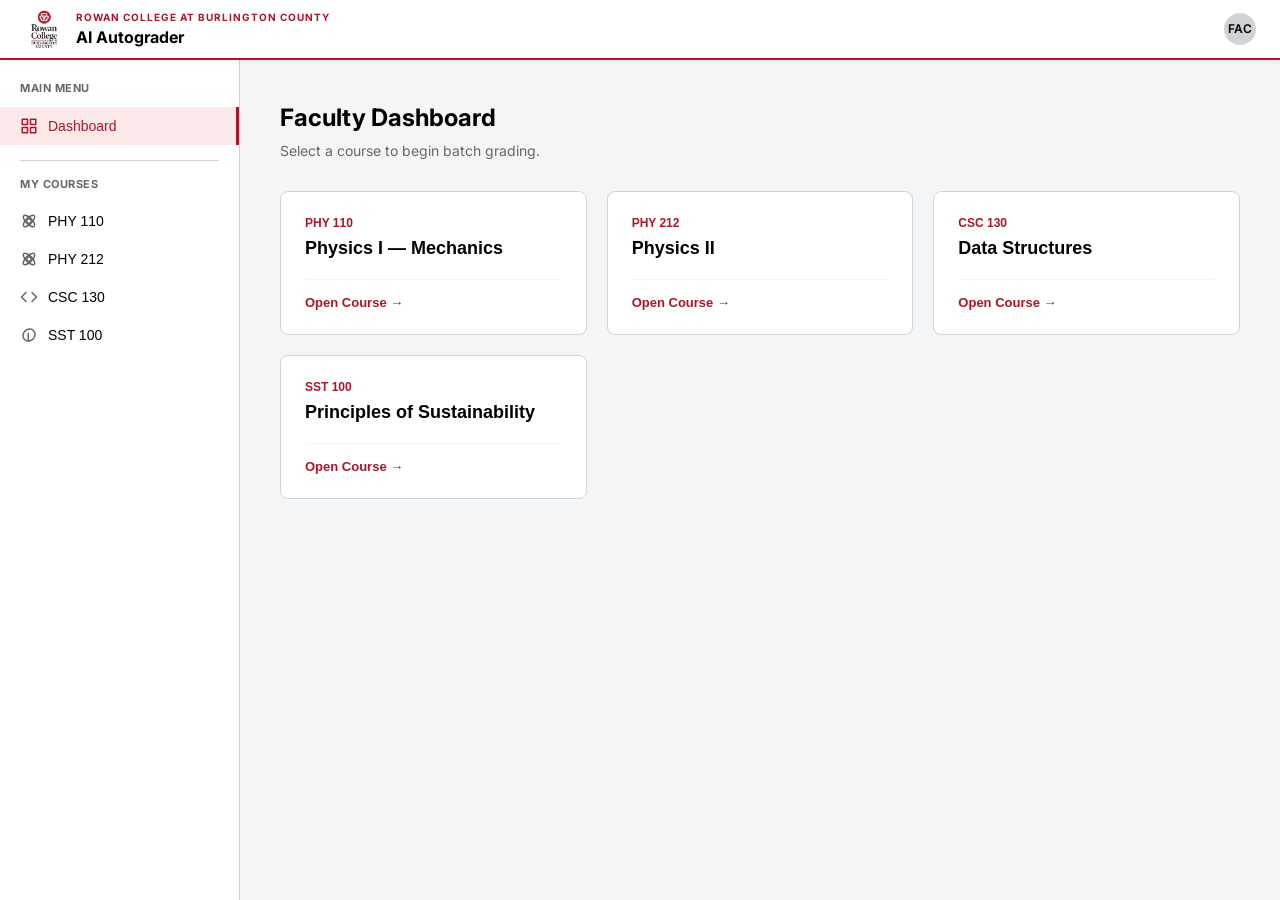
<file: templates/index.html>
<!DOCTYPE html>
<html lang="en">
<head>
  <meta charset="UTF-8" />
  <meta name="viewport" content="width=device-width, initial-scale=1.0"/>
  <title>RCBC AI Autograder</title>
  <link rel="preconnect" href="https://fonts.googleapis.com">
  <link href="https://fonts.googleapis.com/css2?family=Inter:wght@300;400;500;600;700&display=swap" rel="stylesheet">
  <link rel="stylesheet" href="/static/styles.css">
</head>
<body>

  <header class="topbar">
    <div class="topbar__logo">
      <img src="/static/rcbc-logo.png" alt="RCBC Logo" class="rcbc-real-logo">
      <div class="logo-text">
        <span class="logo-text__school">Rowan College at Burlington County</span>
        <span class="logo-text__product">AI Autograder</span>
      </div>
    </div>
    <div class="topbar__center" id="breadcrumb"></div>
    <div class="topbar__right">
      <div class="avatar" title="Faculty Profile">FAC</div>
    </div>
  </header>

  <div class="app-shell">
    <aside class="sidebar">
      <div class="sidebar__section-label">Main Menu</div>
      <button class="nav-item nav-item--active" id="nav-dashboard" onclick="App.showDashboard()">
        <svg viewBox="0 0 24 24" fill="none" stroke="currentColor" stroke-width="2" stroke-linecap="round" stroke-linejoin="round"><rect x="3" y="3" width="7" height="7"/><rect x="14" y="3" width="7" height="7"/><rect x="3" y="14" width="7" height="7"/><rect x="14" y="14" width="7" height="7"/></svg>
        Dashboard
      </button>

      <div class="sidebar__divider"></div>
      <div class="sidebar__section-label">My Courses</div>

      <button class="nav-item" id="nav-PHY110_Spring2026" onclick="App.openCourse('PHY110_Spring2026')">
        <svg viewBox="0 0 24 24" fill="none" stroke="currentColor" stroke-width="2" stroke-linecap="round" stroke-linejoin="round">
          <circle cx="12" cy="12" r="3"></circle>
          <ellipse cx="12" cy="12" rx="10" ry="4" transform="rotate(45 12 12)"></ellipse>
          <ellipse cx="12" cy="12" rx="10" ry="4" transform="rotate(-45 12 12)"></ellipse>
        </svg>
        PHY 110
      </button>

      <button class="nav-item" id="nav-PHY212_Spring2026" onclick="App.openCourse('PHY212_Spring2026')">
        <svg viewBox="0 0 24 24" fill="none" stroke="currentColor" stroke-width="2" stroke-linecap="round" stroke-linejoin="round">
          <circle cx="12" cy="12" r="3"></circle>
          <ellipse cx="12" cy="12" rx="10" ry="4" transform="rotate(45 12 12)"></ellipse>
          <ellipse cx="12" cy="12" rx="10" ry="4" transform="rotate(-45 12 12)"></ellipse>
        </svg>
        PHY 212
      </button>

      <button class="nav-item" id="nav-CSC130_Spring2026" onclick="App.openCourse('CSC130_Spring2026')">
        <svg viewBox="0 0 24 24" fill="none" stroke="currentColor" stroke-width="2" stroke-linecap="round" stroke-linejoin="round"><polyline points="16 18 22 12 16 6"/><polyline points="8 6 2 12 8 18"/></svg>
        CSC 130
      </button>

      <button class="nav-item" id="nav-SST100_Summer2026" onclick="App.openCourse('SST100_Summer2026')">
        <svg viewBox="0 0 24 24" fill="none" stroke="currentColor" stroke-width="2" stroke-linecap="round" stroke-linejoin="round"><path d="M11 20A7 7 0 0 1 4 13C4 8 8 4 13 4a7 7 0 0 1 7 7c0 5-4 9-9 9z"/><path d="M11 20V10"/></svg>
        SST 100
      </button>
    </aside>

    <main class="main-content">

      <section id="view-dashboard" class="view view--active">
        <div class="page-header">
          <h1 class="page-header__title">Faculty Dashboard</h1>
          <p class="page-header__sub">Select a course to begin batch grading.</p>
        </div>

        <div class="course-cards">
          <button class="course-card" onclick="App.openCourse('PHY110_Spring2026')">
            <div class="course-card__code">PHY 110</div>
            <div class="course-card__name">Physics I — Mechanics</div>
            <div class="course-card__footer"><span>Open Course &rarr;</span></div>
          </button>
          <button class="course-card" onclick="App.openCourse('PHY212_Spring2026')">
            <div class="course-card__code">PHY 212</div>
            <div class="course-card__name">Physics II</div>
            <div class="course-card__footer"><span>Open Course &rarr;</span></div>
          </button>
          <button class="course-card" onclick="App.openCourse('CSC130_Spring2026')">
            <div class="course-card__code">CSC 130</div>
            <div class="course-card__name">Data Structures</div>
            <div class="course-card__footer"><span>Open Course &rarr;</span></div>
          </button>

          <button class="course-card" onclick="App.openCourse('SST100_Summer2026')">
            <div class="course-card__code">SST 100</div>
            <div class="course-card__name">Principles of Sustainability</div>
            <div class="course-card__footer"><span>Open Course &rarr;</span></div>
          </button>
        </div>
      </section>

      <section id="view-course" class="view" style="display:none">

        <div class="course-hero">
          <div>
            <div class="course-hero__code" id="hero-course-code"></div>
            <div class="course-hero__name" id="hero-course-name"></div>
          </div>
        </div>

        <div class="course-layout">
          <div class="course-layout__left">

            <div class="section-card">
              <div class="section-card__title">1. Select Assignment</div>

              <div class="search-select">
                <input type="text" id="assignment-search" class="search-select__input" placeholder="Search assignments (e.g., Chapter 2)..." autocomplete="off">
                <svg class="search-select__icon" viewBox="0 0 24 24" fill="none" stroke="currentColor" stroke-width="2" stroke-linecap="round" stroke-linejoin="round"><circle cx="11" cy="11" r="8"/><line x1="21" y1="21" x2="16.65" y2="16.65"/></svg>
                <ul class="search-select__dropdown" id="assignment-dropdown-list"></ul>
              </div>
            </div>

            <div class="section-card">
              <div class="results-header">
                <div class="section-card__title" style="margin-bottom:0;">Live Grading Results</div>
                <div id="export-btn-wrap"></div>
              </div>

              <div class="table-wrap">
                <table>
                  <thead>
                    <tr>
                      <th>Student File</th>
                      <th>Status</th>
                      <th>Score</th>
                      <th>Flags</th>
                      <th>Feedback</th>
                    </tr>
                  </thead>
                  <tbody id="results-tbody">
                    <tr><td colspan="5" class="empty-state">No submissions graded yet.</td></tr>
                  </tbody>
                </table>
              </div>
            </div>
          </div>

          <div class="course-layout__right">
            <div class="section-card">
              <div class="section-card__title">2. Upload Submissions</div>

              <div class="upload-zone" id="upload-zone">
                <input type="file" id="file-input" multiple accept=".pdf">
                <svg viewBox="0 0 24 24" fill="none" stroke="currentColor" stroke-width="2" stroke-linecap="round" stroke-linejoin="round"><path d="M21 15v4a2 2 0 0 1-2 2H5a2 2 0 0 1-2-2v-4"/><polyline points="17 8 12 3 7 8"/><line x1="12" y1="3" x2="12" y2="15"/></svg>
                <div class="upload-zone__title">Drop PDFs here</div>
                <div class="upload-zone__sub">or click to browse</div>
              </div>

              <div class="progress-wrap" id="progress-wrap" style="display:none">
                <div class="progress-meta">
                  <span id="progress-label">Grading...</span>
                  <span id="progress-pct">0%</span>
                </div>
                <div class="progress-track"><div class="progress-fill" id="progress-fill"></div></div>
              </div>

              <button class="grade-btn" id="grade-btn" onclick="App.startGrading()" disabled>
                Run AI Autograder
              </button>

              <div class="file-list" id="file-list"></div>

            </div>
          </div>

        </div>
      </section>

    </main>
  </div>

  <script src="/static/app.js"></script>
</body>
</html>
</file>
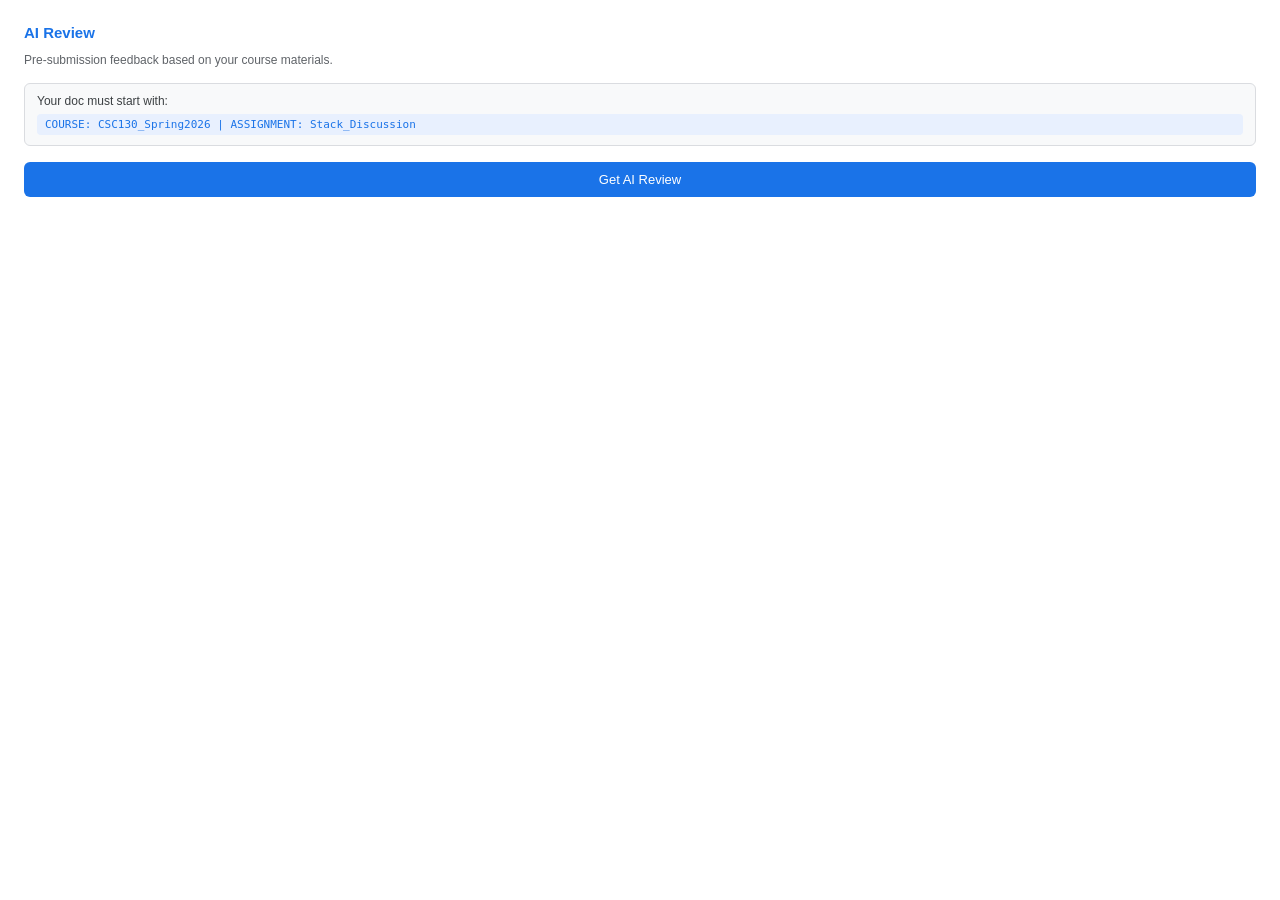
<file: google_docs_addon/Sidebar.html>
<!DOCTYPE html>
<html>
<head>
  <base target="_top">
  <style>
    body {
      font-family: Arial, sans-serif;
      padding: 16px;
      font-size: 13px;
      color: #202124;
    }

    h3 {
      margin: 0 0 4px 0;
      font-size: 15px;
      color: #1a73e8;
    }

    .subtitle {
      color: #5f6368;
      font-size: 12px;
      margin-bottom: 16px;
    }

    .info-box {
      background: #f8f9fa;
      border: 1px solid #dadce0;
      border-radius: 6px;
      padding: 10px 12px;
      margin-bottom: 16px;
      font-size: 12px;
      color: #3c4043;
    }

    .info-box code {
      display: block;
      margin-top: 6px;
      background: #e8f0fe;
      padding: 4px 8px;
      border-radius: 4px;
      font-size: 11px;
      color: #1a73e8;
    }

    button {
      width: 100%;
      padding: 10px;
      background: #1a73e8;
      color: white;
      border: none;
      border-radius: 6px;
      font-size: 13px;
      cursor: pointer;
      font-weight: 500;
    }

    button:hover {
      background: #1557b0;
    }

    button:disabled {
      background: #9aa0a6;
      cursor: not-allowed;
    }

    #status {
      margin-top: 14px;
      font-size: 12px;
    }

    .loading {
      color: #1a73e8;
    }

    .error {
      color: #d93025;
      background: #fce8e6;
      padding: 8px 10px;
      border-radius: 6px;
    }

    .success {
      color: #137333;
      background: #e6f4ea;
      padding: 8px 10px;
      border-radius: 6px;
    }

    .result-item {
      border-left: 3px solid #dadce0;
      padding: 6px 10px;
      margin: 8px 0;
      font-size: 12px;
    }

    .result-item.good { border-color: #34a853; }
    .result-item.warn { border-color: #fbbc04; }
    .result-item.unclear { border-color: #9aa0a6; }

    .result-section {
      font-weight: 600;
      margin-bottom: 2px;
    }

    .result-ref {
      color: #1a73e8;
      margin-top: 3px;
      font-size: 11px;
    }

    .context-row {
      display: flex;
      justify-content: space-between;
      font-size: 11px;
      color: #5f6368;
      margin-bottom: 12px;
      background: #f1f3f4;
      padding: 6px 10px;
      border-radius: 4px;
    }

    .context-row span { font-weight: 600; color: #202124; }
  </style>
</head>
<body>

  <h3>AI Review</h3>
  <p class="subtitle">Pre-submission feedback based on your course materials.</p>

  <div class="info-box">
    Your doc must start with:
    <code>COURSE: CSC130_Spring2026 | ASSIGNMENT: Stack_Discussion</code>
  </div>

  <div id="context-display" style="display:none" class="context-row">
    <div>Course: <span id="ctx-course">—</span></div>
    <div>Assignment: <span id="ctx-assignment">—</span></div>
  </div>

  <button id="reviewBtn" onclick="startReview()">Get AI Review</button>

  <div id="status"></div>

  <script>
    // On load, try to read the doc header and show context
    google.script.run
      .withSuccessHandler(function(ctx) {
        if (ctx.hasHeader) {
          document.getElementById("ctx-course").textContent = ctx.courseId;
          document.getElementById("ctx-assignment").textContent = ctx.assignmentId;
          document.getElementById("context-display").style.display = "flex";
        }
      })
      .getDocContext();

    function startReview() {
      const btn = document.getElementById("reviewBtn");
      const status = document.getElementById("status");

      btn.disabled = true;
      btn.textContent = "Reviewing...";
      status.innerHTML = '<p class="loading">Analyzing your submission against course materials. This may take 15-20 seconds...</p>';

      google.script.run
        .withSuccessHandler(function(response) {
          btn.disabled = false;
          btn.textContent = "Get AI Review";

          if (response.error) {
            status.innerHTML = '<div class="error">' + response.message + '</div>';
            return;
          }

          renderResults(response.result);
        })
        .withFailureHandler(function(err) {
          btn.disabled = false;
          btn.textContent = "Get AI Review";
          status.innerHTML = '<div class="error">Something went wrong: ' + err.message + '</div>';
        })
        .runAIReview();
    }

    function renderResults(result) {
      const status = document.getElementById("status");

      let html = '<div class="success">Review complete — comments added to your doc.</div>';

      if (result.overall_impression) {
        html += '<p style="margin-top:12px;font-size:12px;color:#3c4043">' + result.overall_impression + '</p>';
      }

      if (result.items && result.items.length > 0) {
        result.items.forEach(function(item) {
          const cls = item.status === "looks good" ? "good" : item.status === "needs review" ? "warn" : "unclear";
          const emoji = item.status === "looks good" ? "✓" : item.status === "needs review" ? "⚠" : "?";

          html += '<div class="result-item ' + cls + '">';
          html += '<div class="result-section">' + emoji + ' ' + item.section + '</div>';
          html += '<div>' + item.comment + '</div>';
          if (item.reference) {
            html += '<div class="result-ref">→ ' + item.reference + '</div>';
          }
          html += '</div>';
        });
      }

      status.innerHTML = html;
    }
  </script>

</body>
</html>
</file>
<file: static/styles.css>
/* ─────────────────────────────────────────────────────────────────────────────
   RCBC AI AUTOGRADER — styles.css (RCBC Brand Palette)
   ───────────────────────────────────────────────────────────────────────────── */

:root {
  /* RCBC Official Colors */
  --rcbc-red:      #AB162B;
  --rcbc-red-dark: #8A1021;
  --rcbc-black:    #000000;
  --rcbc-gray:     #CFD4D8;
  --rcbc-gray-light: #F4F5F7;
  --white:         #FFFFFF;

  /* Status Colors */
  --teal:          #0085CA;
  --teal-bg:       #E6F3FB;
  --green:         #2E7D32;
  --green-bg:      #E8F5E9;
  --amber:         #D32F2F;
  --amber-bg:      #FFEBEE;

  --shadow-sm:     0 2px 4px rgba(0,0,0,0.05);
  --shadow-md:     0 4px 12px rgba(0,0,0,0.08);
  --radius:        8px;
}

* { box-sizing: border-box; margin: 0; padding: 0; }
body { font-family: 'Inter', sans-serif; background: var(--rcbc-gray-light); color: var(--rcbc-black); line-height: 1.5; }

/* ── TOPBAR ── */
.topbar {
  height: 60px; background: var(--white); border-bottom: 2px solid var(--rcbc-red);
  display: flex; align-items: center; justify-content: space-between; padding: 0 24px;
  position: fixed; top: 0; left: 0; right: 0; z-index: 100; box-shadow: var(--shadow-sm);
}
.topbar__logo { display: flex; align-items: center; gap: 12px; }
.rcbc-real-logo { width: 40px; height: auto; object-fit: contain; }
.logo-text { display: flex; flex-direction: column; }
.logo-text__school { font-size: 10px; text-transform: uppercase; letter-spacing: 1px; color: var(--rcbc-red); font-weight: 700; }
.logo-text__product { font-size: 16px; font-weight: 700; color: var(--rcbc-black); }
.avatar { width: 32px; height: 32px; background: var(--rcbc-gray); border-radius: 50%; display: flex; align-items: center; justify-content: center; font-size: 12px; font-weight: 600; }

/* ── LAYOUT ── */
.app-shell { display: flex; margin-top: 60px; min-height: calc(100vh - 60px); }
.sidebar { width: 240px; background: var(--white); border-right: 1px solid var(--rcbc-gray); padding: 20px 0; }
.sidebar__section-label { font-size: 11px; text-transform: uppercase; color: #666; font-weight: 700; padding: 0 20px 10px; letter-spacing: 0.5px; }
.sidebar__divider { height: 1px; background: var(--rcbc-gray); margin: 15px 20px; }
.nav-item { display: flex; align-items: center; gap: 10px; padding: 10px 20px; width: 100%; border: none; background: none; text-align: left; font-size: 14px; color: var(--rcbc-black); cursor: pointer; transition: background 0.2s; font-weight: 500; }
.nav-item svg { width: 18px; height: 18px; color: #666; }
.nav-item:hover { background: var(--rcbc-gray-light); }
.nav-item--active { background: #FDE8EA; color: var(--rcbc-red); border-right: 3px solid var(--rcbc-red); }
.nav-item--active svg { color: var(--rcbc-red); }

.main-content { flex: 1; padding: 40px; max-width: 1400px; margin: 0 auto; }
.page-header { margin-bottom: 30px; }
.page-header__title { font-size: 24px; font-weight: 700; color: var(--rcbc-black); }
.page-header__sub { color: #666; font-size: 14px; margin-top: 4px; }

/* ── DASHBOARD CARDS ── */
.course-cards { display: grid; grid-template-columns: repeat(auto-fill, minmax(300px, 1fr)); gap: 20px; }
.course-card { background: var(--white); border: 1px solid var(--rcbc-gray); border-radius: var(--radius); padding: 24px; text-align: left; cursor: pointer; transition: transform 0.2s, box-shadow 0.2s, border-color 0.2s; }
.course-card:hover { transform: translateY(-3px); box-shadow: var(--shadow-md); border-color: var(--rcbc-red); }
.course-card__code { font-size: 12px; font-weight: 700; color: var(--rcbc-red); margin-bottom: 8px; }
.course-card__name { font-size: 18px; font-weight: 600; color: var(--rcbc-black); }
.course-card__footer { margin-top: 20px; padding-top: 15px; border-top: 1px solid var(--rcbc-gray-light); font-size: 13px; color: var(--rcbc-red); font-weight: 600; }

/* ── COURSE VIEW ── */
.course-hero { background: var(--rcbc-black); color: var(--white); padding: 30px 40px; border-radius: var(--radius); margin-bottom: 30px; border-bottom: 4px solid var(--rcbc-red); }
.course-hero__code { font-size: 13px; color: var(--rcbc-gray); font-weight: 700; letter-spacing: 1px; }
.course-hero__name { font-size: 28px; font-weight: 700; margin-top: 5px; }
.course-layout { display: grid; grid-template-columns: 1fr 400px; gap: 24px; }
.course-layout__left { display: flex; flex-direction: column; gap: 24px; }
.section-card { background: var(--white); border: 1px solid var(--rcbc-gray); border-radius: var(--radius); padding: 24px; }
.section-card__title { font-size: 14px; font-weight: 700; color: var(--rcbc-black); margin-bottom: 16px; text-transform: uppercase; letter-spacing: 0.5px; }

/* ── SEARCHABLE DROPDOWN ── */
.search-select { position: relative; width: 100%; }
.search-select__input { width: 100%; padding: 12px 16px 12px 40px; border: 2px solid var(--rcbc-gray); border-radius: var(--radius); font-size: 14px; font-family: inherit; transition: border-color 0.2s; outline: none; }
.search-select__input:focus { border-color: var(--rcbc-red); }
.search-select__icon { position: absolute; left: 14px; top: 14px; width: 16px; height: 16px; color: #888; }
.search-select__dropdown { position: absolute; top: 100%; left: 0; right: 0; background: var(--white); border: 1px solid var(--rcbc-gray); border-radius: var(--radius); margin-top: 4px; max-height: 250px; overflow-y: auto; box-shadow: var(--shadow-md); z-index: 50; display: none; list-style: none; }
.search-select__dropdown.is-open { display: block; }
.search-select__option { padding: 12px 16px; cursor: pointer; font-size: 14px; border-bottom: 1px solid var(--rcbc-gray-light); }
.search-select__option:last-child { border-bottom: none; }
.search-select__option:hover { background: var(--rcbc-gray-light); color: var(--rcbc-red); font-weight: 500; }
.search-select__option.is-selected { background: #FDE8EA; color: var(--rcbc-red); font-weight: 600; }

/* ── UPLOAD ZONE ── */
.upload-zone { border: 2px dashed var(--rcbc-gray); border-radius: var(--radius); padding: 30px 20px; text-align: center; cursor: pointer; position: relative; background: #FAFAFA; transition: border-color 0.2s, background 0.2s; }
.upload-zone:hover, .upload-zone.is-dragover { border-color: var(--rcbc-red); background: #FDE8EA; }
.upload-zone input { position: absolute; inset: 0; opacity: 0; cursor: pointer; }
.upload-zone svg { width: 32px; height: 32px; color: var(--rcbc-red); margin-bottom: 10px; }
.upload-zone__title { font-weight: 600; font-size: 15px; }
.upload-zone__sub { font-size: 13px; color: #666; margin-top: 4px; }

/* ── UPLOAD ZONE & FILE LIST ── */
.upload-zone { border: 2px dashed var(--rcbc-gray); border-radius: var(--radius); padding: 30px 20px; text-align: center; cursor: pointer; position: relative; background: #FAFAFA; transition: border-color 0.2s, background 0.2s; }
.upload-zone:hover, .upload-zone.is-dragover { border-color: var(--rcbc-red); background: #FDE8EA; }
.upload-zone input { position: absolute; inset: 0; opacity: 0; cursor: pointer; }
.upload-zone svg { width: 32px; height: 32px; color: var(--rcbc-red); margin-bottom: 10px; }
.upload-zone__title { font-weight: 600; font-size: 15px; }
.upload-zone__sub { font-size: 13px; color: #666; margin-top: 4px; }

/* NEW SCROLLABLE FILE LIST LOGIC */
.file-list {
  margin-top: 20px;
  display: flex;
  flex-direction: column;
  gap: 8px;
  max-height: 280px;
  overflow-y: auto;
  padding-right: 6px;
}

/* Custom minimal scrollbar for the file list */
.file-list::-webkit-scrollbar { width: 6px; }
.file-list::-webkit-scrollbar-track { background: transparent; }
.file-list::-webkit-scrollbar-thumb { background: var(--rcbc-gray); border-radius: 10px; }

.file-item { display: flex; justify-content: space-between; align-items: center; padding: 10px 12px; background: var(--white); border: 1px solid var(--rcbc-gray); border-radius: 6px; font-size: 13px; }
.file-item__remove { background: none; border: none; color: var(--amber); cursor: pointer; font-weight: 700; padding: 4px; }
/* ── RESULTS TABLE ── */
.results-header { display: flex; justify-content: space-between; align-items: center; margin-bottom: 15px; }
.table-wrap { overflow-x: auto; }
table { width: 100%; border-collapse: collapse; font-size: 13px; }
th { text-align: left; padding: 12px; border-bottom: 2px solid var(--rcbc-gray); color: #666; font-weight: 600; text-transform: uppercase; font-size: 11px; }
td { padding: 14px 12px; border-bottom: 1px solid var(--rcbc-gray-light); vertical-align: middle; }
.empty-state { text-align: center; color: #888; padding: 30px !important; font-style: italic; }

.status-badge { padding: 4px 10px; border-radius: 20px; font-size: 11px; font-weight: 600; }
.status-badge--pending { background: var(--teal-bg); color: var(--teal); }
.status-badge--Complete { background: var(--green-bg); color: var(--green); }
.status-badge--error { background: var(--amber-bg); color: var(--amber); }

.grade-btn { width: 100%; padding: 14px; background: var(--rcbc-red); color: var(--white); border: none; border-radius: var(--radius); font-size: 15px; font-weight: 600; cursor: pointer; transition: background 0.2s; margin-top: 20px; }
.grade-btn:hover:not(:disabled) { background: var(--rcbc-red-dark); }
.grade-btn:disabled { background: var(--rcbc-gray); cursor: not-allowed; }

.progress-wrap { margin-top: 20px; }
.progress-meta { display: flex; justify-content: space-between; font-size: 12px; font-weight: 600; margin-bottom: 8px; }
.progress-track { height: 6px; background: var(--rcbc-gray); border-radius: 10px; overflow: hidden; }
.progress-fill { height: 100%; background: var(--rcbc-red); width: 0%; transition: width 0.3s; }

/* ── COLLAPSIBLE DETAILS ROWS ── */
.details-row { display: none; background-color: var(--rcbc-gray-light); }
.details-box { padding: 18px 24px; border-left: 4px solid var(--rcbc-red); margin: 8px 0; border-radius: 0 var(--radius) var(--radius) 0; background: var(--white); box-shadow: var(--shadow-sm); }
.details-box h4 { font-size: 14px; font-weight: 700; color: var(--rcbc-black); margin-bottom: 6px; margin-top: 14px; text-transform: uppercase; letter-spacing: 0.5px; }
.details-box h4:first-child { margin-top: 0; }
.details-box p { font-size: 13.5px; color: #333; line-height: 1.5; }
.details-box ul { margin-top: 6px; padding-left: 18px; color: #333; }
.details-box li { margin-bottom: 6px; font-size: 13.5px; line-height: 1.4; }

.btn-toggle { background-color: var(--rcbc-gray-light); color: var(--rcbc-black); border: 1px solid var(--rcbc-gray); padding: 6px 12px; border-radius: 4px; cursor: pointer; font-size: 12px; font-weight: 600; transition: background 0.2s, color 0.2s; }
.btn-toggle:hover { background-color: var(--rcbc-red); color: var(--white); border-color: var(--rcbc-red); }
</file>
